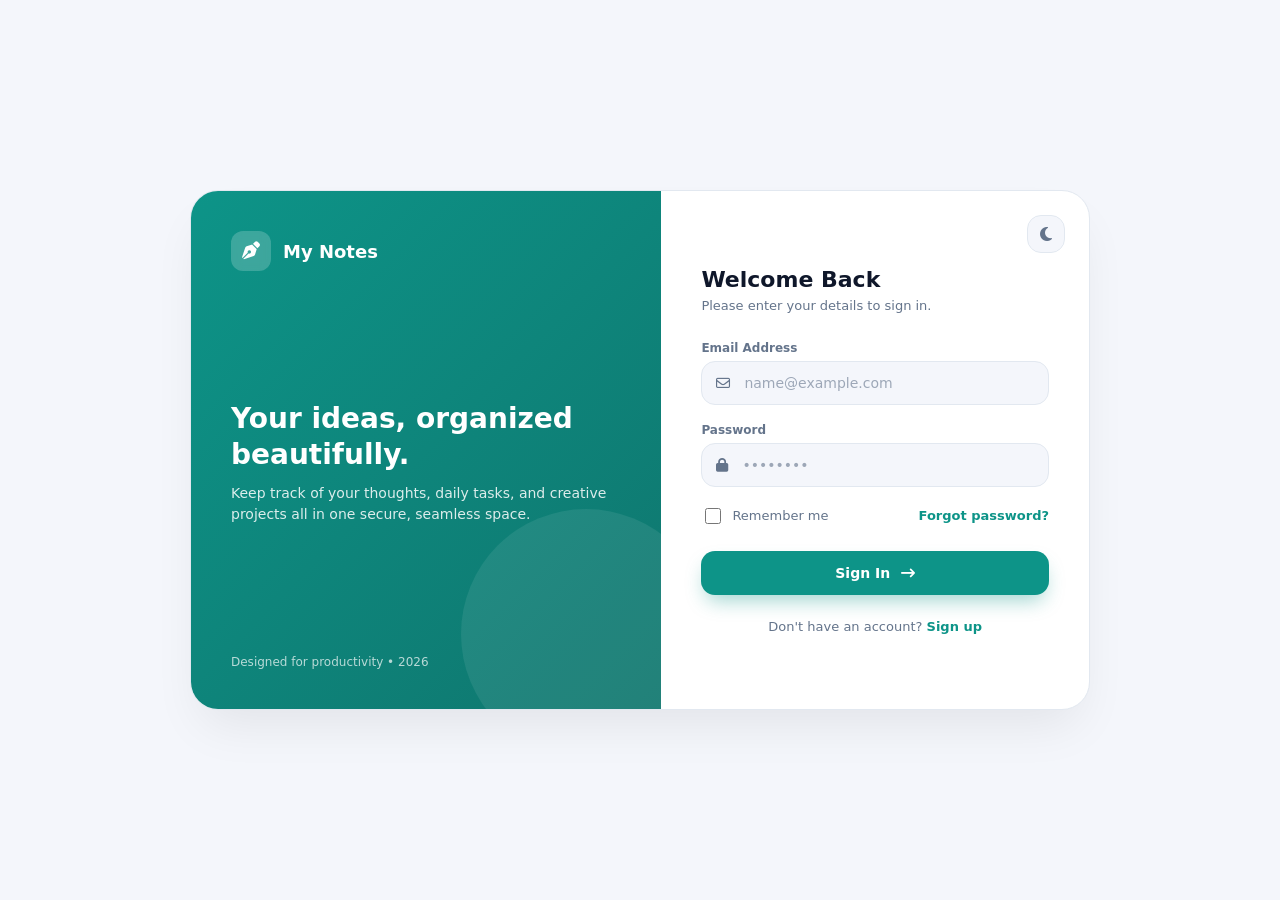
<file: index.html>
<!DOCTYPE html>
<html lang="en">
<head>
<meta charset="UTF-8">
<meta name="viewport" content="width=device-width, initial-scale=1.0">
<title>Sign in — My Notes</title>
<link rel="stylesheet" href="https://cdnjs.cloudflare.com/ajax/libs/font-awesome/6.5.2/css/all.min.css">
<style>
  :root{
    --bg-page:#f4f6fb;
    --bg-card:#ffffff;
    --text-main:#0f172a;
    --text-muted:#64748b;
    --border:#e2e8f0;
    --accent:#0d9488;
    --accent-hover:#0f766e;
    --accent-soft:#ccfbf1;
    --danger:#e11d48;
    --radius-xl:28px;
    --radius-md:14px;
  }

  [data-theme="dark"]{
    --bg-page:#090d16;
    --bg-card:#111827;
    --text-main:#f8fafc;
    --text-muted:#94a3b8;
    --border:#1f2937;
    --accent:#14b8a6;
    --accent-hover:#0d9488;
    --accent-soft:#134e4a;
  }

  *{ 
    box-sizing:border-box;
   }

  body{
    margin:0;
    min-height:100vh;
    display:flex;
    align-items:center;
    justify-content:center;
    font-family:"Inter", system-ui, -apple-system, sans-serif;
    background: var(--bg-page);
    color: var(--text-main);
    padding: 20px;
    transition: background 0.3s ease, color 0.3s ease;
  }

  .login-container {
    width: 900px;
    max-width: 100%;
    min-height: 520px;
    background: var(--bg-card);
    border-radius: var(--radius-xl);
    box-shadow: 0 25px 50px -12px rgba(0, 0, 0, 0.08);
    display: grid;
    grid-template-columns: 1.1fr 1fr;
    overflow: hidden;
    border: 1px solid var(--border);
    position: relative;
  }

  @media (max-width: 768px) {
    .login-container {
      grid-template-columns: 1fr;
      max-width: 420px;
    }
    .login-banner { display: none; }
  }

  .login-banner {
    background: linear-gradient(135deg, var(--accent), #0f766e);
    color: #fff;
    padding: 40px;
    display: flex;
    flex-direction: column;
    justify-content: space-between;
    position: relative;
    overflow: hidden;
  }

  .login-banner::after {
    content: '';
    position: absolute;
    width: 250px; height: 250px;
    background: rgba(255, 255, 255, 0.08);
    border-radius: 50%;
    bottom: -50px; right: -50px;
  }

  .banner-brand {
    display: flex;
    align-items: center;
    gap: 12px;
    font-weight: 700;
    font-size: 18px;
  }

  .banner-logo {
    width: 40px; height: 40px;
    background: rgba(255, 255, 255, 0.2);
    backdrop-filter: blur(5px);
    border-radius: 12px;
    display: flex; align-items: center; justify-content: center;
    font-size: 18px;
  }

  .banner-content h2 {
    font-size: 28px;
    line-height: 1.3;
    margin: 0 0 10px 0;
    font-weight: 800;
  }

  .banner-content p {
    font-size: 14px;
    opacity: 0.85;
    margin: 0;
    line-height: 1.5;
  }

  .banner-footer {
    font-size: 12px;
    opacity: 0.7;
  }

  .login-form-side {
    padding: 40px;
    display: flex;
    flex-direction: column;
    justify-content: center;
    position: relative;
  }

  .theme-toggle {
    position: absolute;
    top: 24px;
    right: 24px;
    width: 38px; height: 38px;
    border-radius: var(--radius-md);
    background: var(--bg-page);
    border: 1px solid var(--border);
    color: var(--text-muted);
    display: flex; align-items: center; justify-content: center;
    cursor: pointer;
    transition: all 0.2s ease;
  }
  .theme-toggle:hover { color: var(--accent); border-color: var(--accent); }

  .form-header {
    margin-bottom: 28px;
  }

  .form-header h1 {
    font-size: 22px;
    font-weight: 800;
    margin: 0 0 6px 0;
  }

  .form-header p {
    font-size: 13px;
    color: var(--text-muted);
    margin: 0;
  }

  .input-group {
    margin-bottom: 18px;
  }

  .input-group label {
    display: block;
    font-size: 12px;
    font-weight: 600;
    color: var(--text-muted);
    margin-bottom: 6px;
  }

  .input-wrapper {
    display: flex;
    align-items: center;
    gap: 12px;
    background: var(--bg-page);
    border: 1.5px solid var(--border);
    border-radius: var(--radius-md);
    padding: 12px 14px;
    transition: all 0.2s ease;
  }

  .input-wrapper i {
    color: var(--text-muted);
    font-size: 14px;
  }

  .input-wrapper input {
    flex: 1;
    border: none;
    background: transparent;
    outline: none;
    font-size: 14px;
    color: var(--text-main);
    font-family: inherit;
  }

  .input-wrapper input::placeholder {
    color: var(--text-muted);
    opacity: 0.6;
  }

  .input-wrapper:focus-within {
    border-color: var(--accent);
    background: var(--bg-card);
    box-shadow: 0 0 0 4px var(--accent-soft);
  }

  .input-group.has-error .input-wrapper {
    border-color: var(--danger);
  }

  .field-error {
    display: none;
    font-size: 12px;
    color: var(--danger);
    margin-top: 6px;
  }
  .field-error.show {
    display: block;
  }

  .form-actions {
    display: flex;
    align-items: center;
    justify-content: space-between;
    font-size: 13px;
    margin-bottom: 24px;
  }

  .remember-me {
    display: flex;
    align-items: center;
    gap: 8px;
    color: var(--text-muted);
    cursor: pointer;
    user-select: none;
  }

  .remember-me input {
    accent-color: var(--accent);
    width: 16px; height: 16px;
  }

  .forgot-password {
    color: var(--accent);
    text-decoration: none;
    font-weight: 600;
  }
  .forgot-password:hover { text-decoration: underline; }

  .submit-btn {
    width: 100%;
    padding: 14px;
    background: var(--accent);
    color: #fff;
    border: none;
    border-radius: var(--radius-md);
    font-size: 14px;
    font-weight: 700;
    font-family: inherit;
    cursor: pointer;
    box-shadow: 0 10px 20px -5px rgba(13, 148, 136, 0.4);
    transition: all 0.2s ease;
  }

  .submit-btn:hover {
    background: var(--accent-hover);
    transform: translateY(-1px);
  }

  .signup-prompt {
    text-align: center;
    margin-top: 24px;
    font-size: 13px;
    color: var(--text-muted);
  }

  .signup-prompt a {
    color: var(--accent);
    font-weight: 700;
    text-decoration: none;
  }
  .signup-prompt a:hover { text-decoration: underline; }

  .toast-wrap {
    position: fixed;
    bottom: 24px;
    left: 50%;
    transform: translateX(-50%);
    display: flex;
    flex-direction: column;
    gap: 10px;
    z-index: 200;
  }
  .toast {
    display: flex;
    align-items: center;
    gap: 10px;
    background: var(--bg-card);
    color: var(--text-main);
    border: 1px solid var(--border);
    padding: 12px 16px;
    border-radius: 12px;
    box-shadow: 0 10px 30px rgba(0,0,0,0.12);
    font-size: 13px;
  }
  .toast i { color: var(--danger); }
</style>
</head>
<body>

<div class="login-container">
  <div class="login-banner">
    <div class="banner-brand">
      <div class="banner-logo"><i class="fa-solid fa-pen-nib"></i></div>
      <span>My Notes</span>
    </div>
    <div class="banner-content">
      <h2>Your ideas, organized beautifully.</h2>
      <p>Keep track of your thoughts, daily tasks, and creative projects all in one secure, seamless space.</p>
    </div>
    <div class="banner-footer">
      <span>Designed for productivity &bull; 2026</span>
    </div>
  </div>


  <div class="login-form-side">
    <div class="theme-toggle" id="themeToggle" title="Toggle theme">
      <i class="fa-solid fa-moon" id="themeIcon"></i>
    </div>

    <div class="form-header" id="loginHeader">
      <h1>Welcome Back</h1>
      <p>Please enter your details to sign in.</p>
    </div>

    <div class="form-header" id="signupHeader" style="display:none;">
      <h1>Create Account</h1>
      <p>Fill in your details to get started.</p>
    </div>

    <form id="loginForm" action="app.html">
      <div class="input-group" id="emailGroup">
        <label for="emailInput">Email Address</label>
        <div class="input-wrapper">
          <i class="fa-regular fa-envelope"></i>
          <input type="email" id="emailInput" placeholder="name@example.com" required autocomplete="username">
        </div>
        <div class="field-error" id="emailError">Please enter a valid email address.</div>
      </div>

      <div class="input-group" id="passwordGroup">
        <label for="passwordInput">Password</label>
        <div class="input-wrapper">
          <i class="fa-solid fa-lock"></i>
          <input type="password" id="passwordInput" placeholder="••••••••" required autocomplete="current-password">
        </div>
        <div class="field-error" id="passwordError">Please enter your password.</div>
      </div>

      <div class="form-actions">
        <label class="remember-me">
          <input type="checkbox" id="rememberInput">
          Remember me
        </label>
        <a href="#" class="forgot-password">Forgot password?</a>
      </div>

      <button type="submit" class="submit-btn">
        Sign In <i class="fa-solid fa-arrow-right-long" style="margin-left: 6px;"></i>
      </button>
    </form>

    <form id="signupForm" style="display:none;">
      <div class="input-group" id="signupNameGroup">
        <label for="signupNameInput">Full Name</label>
        <div class="input-wrapper">
          <i class="fa-regular fa-user"></i>
          <input type="text" id="signupNameInput" placeholder="Your name" required autocomplete="name">
        </div>
        <div class="field-error" id="signupNameError">Please enter your name.</div>
      </div>

      <div class="input-group" id="signupEmailGroup">
        <label for="signupEmailInput">Email Address</label>
        <div class="input-wrapper">
          <i class="fa-regular fa-envelope"></i>
          <input type="email" id="signupEmailInput" placeholder="name@example.com" required autocomplete="username">
        </div>
        <div class="field-error" id="signupEmailError">Please enter a valid email address.</div>
      </div>

      <div class="input-group" id="signupPasswordGroup">
        <label for="signupPasswordInput">Password</label>
        <div class="input-wrapper">
          <i class="fa-solid fa-lock"></i>
          <input type="password" id="signupPasswordInput" placeholder="At least 6 characters" required autocomplete="new-password">
        </div>
        <div class="field-error" id="signupPasswordError">Password must be at least 6 characters.</div>
      </div>

      <button type="submit" class="submit-btn" style="margin-top:6px;">
        Create Account <i class="fa-solid fa-arrow-right-long" style="margin-left: 6px;"></i>
      </button>
    </form>

    <div class="signup-hint signup-prompt" id="toSignupPrompt">
      Don't have an account? <a href="#" id="showSignupLink">Sign up</a>
    </div>
    <div class="signup-hint signup-prompt" id="toLoginPrompt" style="display:none;">
      Already have an account? <a href="#" id="showLoginLink">Sign in</a>
    </div>
  </div>
</div>

<div class="toast-wrap" id="toastWrap"></div>

<script>
const loginForm = document.getElementById("loginForm");
const emailInput = document.getElementById("emailInput");
const passwordInput = document.getElementById("passwordInput");
const emailGroup = document.getElementById("emailGroup");
const passwordGroup = document.getElementById("passwordGroup");
const emailError = document.getElementById("emailError");
const passwordError = document.getElementById("passwordError");
const toastWrap = document.getElementById("toastWrap");

const signupForm = document.getElementById("signupForm");
const signupNameInput = document.getElementById("signupNameInput");
const signupEmailInput = document.getElementById("signupEmailInput");
const signupPasswordInput = document.getElementById("signupPasswordInput");
const signupNameGroup = document.getElementById("signupNameGroup");
const signupEmailGroup = document.getElementById("signupEmailGroup");
const signupPasswordGroup = document.getElementById("signupPasswordGroup");
const signupNameError = document.getElementById("signupNameError");
const signupEmailError = document.getElementById("signupEmailError");
const signupPasswordError = document.getElementById("signupPasswordError");

const loginHeader = document.getElementById("loginHeader");
const signupHeader = document.getElementById("signupHeader");
const toSignupPrompt = document.getElementById("toSignupPrompt");
const toLoginPrompt = document.getElementById("toLoginPrompt");
const showSignupLink = document.getElementById("showSignupLink");
const showLoginLink = document.getElementById("showLoginLink");

const USERS_KEY = "myNotesUsers";

function showToast(message) {
  const toast = document.createElement("div");
  toast.className = "toast";
  toast.innerHTML = '<i class="fa-solid fa-circle-exclamation"></i><span>' + message + "</span>";
  toastWrap.appendChild(toast);
  setTimeout(() => toast.remove(), 2200);
}

function isValidEmail(value) {
  return /^[^\s@]+@[^\s@]+\.[^\s@]+$/.test(value);
}

function getUsers() {
  try {
    return JSON.parse(localStorage.getItem(USERS_KEY)) || {};
  } catch (e) {
    return {};
  }
}

function saveUsers(users) {
  localStorage.setItem(USERS_KEY, JSON.stringify(users));
}

function setFieldError(group, errorEl, isError, message) {
  if (message) errorEl.textContent = message;
  group.classList.toggle("has-error", isError);
  errorEl.classList.toggle("show", isError);
}

function switchToSignup() {
  loginForm.style.display = "none";
  loginHeader.style.display = "none";
  toSignupPrompt.style.display = "none";

  signupForm.style.display = "block";
  signupHeader.style.display = "block";
  toLoginPrompt.style.display = "block";
}

function switchToLogin(prefillEmail) {
  signupForm.style.display = "none";
  signupHeader.style.display = "none";
  toLoginPrompt.style.display = "none";

  loginForm.style.display = "block";
  loginHeader.style.display = "block";
  toSignupPrompt.style.display = "block";

  if (prefillEmail) {
    emailInput.value = prefillEmail;
    passwordInput.value = "";
    passwordInput.focus();
  }
}

showSignupLink.addEventListener("click", (event) => {
  event.preventDefault();
  switchToSignup();
});

showLoginLink.addEventListener("click", (event) => {
  event.preventDefault();
  switchToLogin();
});

signupForm.addEventListener("submit", (event) => {
  event.preventDefault();

  const name = signupNameInput.value.trim();
  const email = signupEmailInput.value.trim().toLowerCase();
  const password = signupPasswordInput.value;
  let hasError = false;

  setFieldError(signupNameGroup, signupNameError, !name);
  if (!name) hasError = true;

  const validEmail = isValidEmail(email);
  setFieldError(signupEmailGroup, signupEmailError, !validEmail,
    "Please enter a valid email address.");
  if (!validEmail) hasError = true;

  const validPassword = password.length >= 6;
  setFieldError(signupPasswordGroup, signupPasswordError, !validPassword,
    "Password must be at least 6 characters.");
  if (!validPassword) hasError = true;

  if (hasError) {
    showToast("Check the highlighted fields");
    return;
  }

  const users = getUsers();
  if (users[email]) {
    setFieldError(signupEmailGroup, signupEmailError, true,
      "An account with this email already exists.");
    showToast("Account already exists — try signing in");
    return;
  }

  users[email] = { name, password };
  saveUsers(users);

  signupForm.reset();
  showToast("Account created! Please sign in.");
  switchToLogin(email);
});

[signupNameInput, signupEmailInput, signupPasswordInput].forEach((input) => {
  input.addEventListener("input", () => {
    const group = input.closest(".input-group");
    const error = group.querySelector(".field-error");
    group.classList.remove("has-error");
    error.classList.remove("show");
  });
});
loginForm.addEventListener("submit", (event) => {
  event.preventDefault();

  const email = emailInput.value.trim().toLowerCase();
  const password = passwordInput.value;
  let hasError = false;

  if (!isValidEmail(email)) {
    setFieldError(emailGroup, emailError, true, "Please enter a valid email address.");
    hasError = true;
  } else {
    setFieldError(emailGroup, emailError, false);
  }

  if (!password) {
    setFieldError(passwordGroup, passwordError, true, "Please enter your password.");
    hasError = true;
  } else {
    setFieldError(passwordGroup, passwordError, false);
  }

  if (hasError) {
    showToast("Check the highlighted fields");
    return;
  }

  const users = getUsers();
  const account = users[email];

  if (!account) {
    setFieldError(emailGroup, emailError, true,
      "No account found with this email. Please sign up first.");
    showToast("No account found — sign up first");
    return;
  }

  if (account.password !== password) {
    setFieldError(passwordGroup, passwordError, true, "Incorrect password.");
    showToast("Incorrect password");
    return;
  }

  if (document.getElementById("rememberInput").checked) {
    localStorage.setItem("myNotesRememberedEmail", email);
  } else {
    localStorage.removeItem("myNotesRememberedEmail");
  }

  localStorage.setItem("myNotesCurrentUser", JSON.stringify({
    name: account.name,
    email: email
  }));

  window.location.href = "app.html";
});

emailInput.addEventListener("input", () => {
  setFieldError(emailGroup, emailError, false);
});
passwordInput.addEventListener("input", () => {
  setFieldError(passwordGroup, passwordError, false);
});

const rememberedEmail = localStorage.getItem("myNotesRememberedEmail");
if (rememberedEmail) {
  emailInput.value = rememberedEmail;
  document.getElementById("rememberInput").checked = true;
}

const THEME_KEY = "myNotesTheme";
const themeToggle = document.getElementById("themeToggle");
const themeIcon = document.getElementById("themeIcon");

function applyTheme(theme) {
  document.documentElement.setAttribute("data-theme", theme);
  themeIcon.className = theme === "dark" ? "fa-solid fa-sun" : "fa-solid fa-moon";
}

const savedTheme = localStorage.getItem(THEME_KEY)
  || (window.matchMedia("(prefers-color-scheme: dark)").matches ? "dark" : "light");
applyTheme(savedTheme);

themeToggle.addEventListener("click", () => {
  const current = document.documentElement.getAttribute("data-theme");
  const next = current === "dark" ? "light" : "dark";
  applyTheme(next);
  localStorage.setItem(THEME_KEY, next);
});
</script>
</body>
</html>
</file>
<file: style.css>
:root {
  --bg-page: #eef0f7;
  --bg-shell: #f6f7fb;
  --bg-sidebar: #ffffff;
  --bg-card: #ffffff;
  --bg-header: #ffffff;
  --text-main: #1f2430;
  --text-muted: #8a8fa3;
  --text-faint: #b3b7c7;

  --border: #eceef5;
  --shadow: 0 10px 30px rgba(31, 36, 48, 0.06);
  --shadow-sm: 0 4px 14px rgba(31, 36, 48, 0.05);
  --accent: #1f9d8b;
  --accent-soft: #e4f5f1;

  --radius-md: 16px;

  --note-lavender: #eef3fb;
  --note-lavender-tag: #cfe0f7;
  --note-mint: #e6f7ee;
  --note-mint-tag: #bdeccf;
  --note-pink: #fdeaf1;
  --note-pink-tag: #f7c9dc;
  --note-blue: #e7f6f4;
  --note-blue-tag: #bfe8e2;
  --note-peach: #fdf1e6;
  --note-peach-tag: #f7dcb8;
}

[data-theme="dark"] {
  --bg-page: #14151c;
  --bg-shell: #181a22;
  --bg-sidebar: #1c1e28;
  --bg-card: #20222e;
  --bg-header: #1c1e28;

  --text-main: #eef0f7;
  --text-muted: #9296ab;
  --text-faint: #5b5f73;

  --border: #2a2c3a;
  --shadow: 0 10px 30px rgba(0, 0, 0, 0.35);
  --shadow-sm: 0 4px 14px rgba(0, 0, 0, 0.3);

  --accent: #35b3a0;
  --accent-soft: #1c3733;

  --note-lavender: #1f2733;
  --note-lavender-tag: #345178;
  --note-mint: #1f2c28;
  --note-mint-tag: #356249;
  --note-pink: #2e2230;
  --note-pink-tag: #6b3c56;
  --note-blue: #1b2e2c;
  --note-blue-tag: #2f6a5f;
  --note-peach: #2c2620;
  --note-peach-tag: #7a5a2f;
}

* {
  box-sizing: border-box;
}

body {
  margin: 0;
  font-family: "Inter", "Segoe UI", -apple-system, BlinkMacSystemFont, sans-serif;
  background: var(--bg-page);
  color: var(--text-main);
}
.app-shell {
  max-width: 1400px;
  margin: 24px auto;
  min-height: 88vh;
  display: flex;
  overflow: hidden;
  background: var(--bg-shell);
  border-radius: 28px;
  box-shadow: var(--shadow);
}

.icon-btn,
.note-icon-btn {
  display: flex;
  align-items: center;
  justify-content: center;
  border-radius: 12px;
  color: var(--text-muted);
}

.field input[type="text"],
.field textarea,
.field select {
  width: 100%;
  border: 1px solid var(--border);
  background: var(--bg-shell);
  color: var(--text-main);
  border-radius: 10px;
  padding: 10px 12px;
  font-size: 13.5px;
  font-family: inherit;
  outline: none;
}

.field input:focus,
.field textarea:focus,
.field select:focus {
  border-color: var(--accent);
}

.btn-primary,
.btn-ghost {
  display: flex;
  align-items: center;
  gap: 8px;
  padding: 10px 16px;
  border-radius: 12px;
  font-size: 13.5px;
  font-weight: 600;
  font-family: inherit;
}
.sidebar {
  width: 250px;
  display: flex;
  flex-direction: column;
  padding: 22px 18px;
  background: var(--bg-sidebar);
  border-right: 1px solid var(--border);
}

.brand {
  display: flex;
  align-items: center;
  gap: 10px;
  padding: 4px 6px 22px 6px;
}

.brand-mark {
  width: 34px;
  height: 34px;
  border-radius: 10px;
  display: flex;
  align-items: center;
  justify-content: center;
  background: linear-gradient(135deg, #2bbfa8, #1f9d8b);
  color: #fff;
  font-weight: 700;
  font-size: 15px;
}

.brand-name {
  font-weight: 700;
  font-size: 20px;
}

.welcome {
  padding: 4px 6px 20px 6px;
  margin-bottom: 16px;
  border-bottom: 1px solid var(--border);
}

.welcome-label {
  font-size: 12px;
  color: var(--text-muted);
}

.welcome-name {
  font-size: 15px;
  font-weight: 600;
  margin-top: 2px;
}

.nav-group {
  margin-bottom: 16px;
}

.nav-group-title {
  padding: 0 10px 8px 10px;
  font-size: 11px;
  font-weight: 700;
  color: var(--text-faint);
}

.nav-item {
  display: flex;
  align-items: center;
  justify-content: space-between;
  gap: 10px;
  margin-bottom: 2px;
  padding: 9px 10px;
  border-radius: 10px;
  font-size: 13.5px;
  font-weight: 500;
  color: var(--text-muted);
  user-select: none;
}

.nav-item .nav-left {
  display: flex;
  align-items: center;
  gap: 10px;
}

.nav-item:hover {
  background: var(--bg-shell);
  color: var(--text-main);
}

.nav-item.active {
  background: var(--accent-soft);
  color: var(--accent);
  font-weight: 600;
}

.nav-count {
  padding: 1px 7px;
  border-radius: 20px;
  font-size: 11px;
  font-weight: 600;
  background: var(--bg-shell);
  color: var(--text-muted);
}

.nav-item.active .nav-count {
  background: #fff;
  color: var(--accent);
}

.sidebar-spacer {
  flex: 1;
}

.sidebar-bottom .nav-item {
  color: var(--text-muted);
}

.user-card {
  display: flex;
  align-items: center;
  gap: 10px;
  margin-top: 14px;
  padding: 10px;
  border-radius: 14px;
  background: var(--bg-shell);
}

.user-avatar {
  width: 34px;
  height: 34px;
  border-radius: 50%;
  display: flex;
  align-items: center;
  justify-content: center;
  background: linear-gradient(135deg, #ffb199, #ff7a94);
  color: #fff;
  font-weight: 700;
  font-size: 13px;
}

.user-info-name {
  font-size: 13px;
  font-weight: 600;
}

.user-info-email {
  font-size: 11px;
  color: var(--text-muted);
}
.main {
  flex: 1;
  min-width: 0;
  display: flex;
  flex-direction: column;
}

.topbar {
  display: flex;
  align-items: center;
  gap: 16px;
  padding: 22px 28px;
  background: var(--bg-header);
  border-bottom: 1px solid var(--border);
}

.search-box {
  width: 500px;
  display: flex;
  gap: 8px;
  align-items: center;
  padding: 10px 14px;
  border: 1px solid var(--border);
  border-radius: 12px;
  background: var(--bg-shell);
  color: var(--text-muted);
}

.search-box input {
  width: 100%;
  border: none;
  background: transparent;
  outline: none;
  font-size: 13.5px;
  font-family: inherit;
  color: var(--text-main);
}

.search-box input::placeholder {
  color: var(--text-faint);
}

.topbar-spacer {
  flex: 1;
}

.icon-btn {
  width: 38px;
  height: 38px;
  flex-shrink: 0;
  border: 1px solid var(--border);
  background: var(--bg-shell);
}

.icon-btn:hover {
  color: var(--accent);
  border-color: var(--accent);
}
.content {
  padding: 26px 28px 32px 28px;
}

.content-head {
  display: flex;
  align-items: flex-end;
  justify-content: space-between;
  flex-wrap: wrap;
  gap: 14px;
  margin-bottom: 22px;
}

.content-title {
  font-size: 22px;
  font-weight: 700;
  letter-spacing: -0.01em;
}

.content-sub {
  font-size: 13px;
  color: var(--text-muted);
  margin-top: 4px;
}

.head-actions {
  display: flex;
  align-items: center;
  gap: 10px;
}

.select-sort {
  padding: 9px 12px;
  border: 1px solid var(--border);
  border-radius: 10px;
  background: var(--bg-shell);
  color: var(--text-main);
  font-size: 13px;
  outline: none;
}

.select-sort:hover {
  border-color: var(--accent);
}

.btn-primary {
  border: none;
  background: var(--accent);
  color: #fff;
  box-shadow: 0 8px 18px rgba(31, 157, 139, 0.28);
}

.btn-primary:hover {
  opacity: 0.92;
}

.chip-row {
  display: flex;
  gap: 8px;
  flex-wrap: wrap;
  margin-bottom: 22px;
}

.chip {
  padding: 7px 14px;
  border-radius: 20px;
  border: 1px solid var(--border);
  background: var(--bg-card);
  font-size: 12.5px;
  font-weight: 600;
  color: var(--text-muted);
}

.chip.active {
  background: var(--accent);
  color: #fff;
  border-color: var(--accent);
}

.notes-grid {
  columns: 4 260px;
  column-gap: 18px;
}

@media (max-width: 1200px) {
  .notes-grid { columns: 3 240px; }
}

@media (max-width: 820px) {
  .notes-grid { columns: 2 220px; }
}

@media (max-width: 560px) {
  .notes-grid { columns: 1; }
}

.note-card {
  break-inside: avoid;
  position: relative;
  margin-bottom: 18px;
  padding: 16px 16px 14px 16px;
  border: 1px solid transparent;
  border-radius: var(--radius-md);
  box-shadow: var(--shadow-sm);
  cursor: default;
  transition: transform 0.15s ease, box-shadow 0.15s ease;
}

.note-card:hover {
  transform: translateY(-2px);
  box-shadow: var(--shadow);
}

/* .note-card.cat-study    { background: var(--note-blue); }
.note-card.cat-projects { background: var(--note-lavender); }
.note-card.cat-ideas    { background: var(--note-peach); }
.note-card.cat-personal { background: var(--note-pink); }
.note-card.cat-general  { background: var(--note-mint); }

.cat-study .note-tag    { background: var(--note-blue-tag); }
.cat-projects .note-tag { background: var(--note-lavender-tag); }
.cat-ideas .note-tag    { background: var(--note-peach-tag); }
.cat-personal .note-tag { background: var(--note-pink-tag); }
.cat-general .note-tag  { background: var(--note-mint-tag); } */

.note-top {
  display: flex;
  align-items: center;
  justify-content: space-between;
  margin-bottom: 10px;
}

.note-tag {
  padding: 4px 10px;
  border-radius: 20px;
  font-size: 10.5px;
  font-weight: 700;
  letter-spacing: 0.02em;
  color: var(--text-main);
}

.note-actions {
  display: flex;
  gap: 4px;
}

.note-icon-btn {
  width: 26px;
  height: 26px;
  background: rgba(255, 255, 255, 0.5);
}

[data-theme="dark"] .note-icon-btn {
  background: rgba(255, 255, 255, 0.06);
}

.note-icon-btn:hover {
  color: var(--text-main);
}

.note-icon-btn svg {
  width: 14px;
  height: 14px;
}

.note-icon-btn.on { color: #e0a913; }
.note-icon-btn.on svg { fill: #e0a913; }
.note-icon-btn.fav-on { color: #ff5d8f; }
.note-icon-btn.fav-on svg { fill: #ff5d8f; }

.note-title {
  font-size: 14.5px;
  font-weight: 700;
  margin-bottom: 6px;
  line-height: 1.35;
}

.note-body {
  font-size: 12.5px;
  line-height: 1.55;
  margin-bottom: 14px;
  color: var(--text-muted);
  white-space: pre-wrap;
  word-break: break-word;
}
 
.task-card-content {
  margin-bottom: 14px;
  counter-reset: task-item;
}
 
.task-text-item {
  font-size: 12.5px;
  line-height: 1.55;
  color: var(--text-muted);
  word-break: break-word;
  margin-bottom: 4px;
  counter-increment: task-item;
}
 
.task-text-item::before {
  content: counter(task-item) ". ";
  font-weight: 700;
  color: var(--text-muted);
}
 
.note-foot {
  display: flex;
  align-items: center;
  justify-content: space-between;
  padding-top: 10px;
  border-top: 1px solid rgba(0, 0, 0, 0.06);
}

[data-theme="dark"] .note-foot {
  border-top: 1px solid rgba(255, 255, 255, 0.08);
}

.note-date {
  display: flex;
  align-items: center;
  gap: 5px;
  font-size: 11px;
  color: var(--text-muted);
}

.note-del {
  display: flex;
  align-items: center;
  color: var(--text-faint);
}

.note-del:hover {
  color: #e5484d;
}

.note-del svg {
  width: 15px;
  height: 15px;
}

.empty-state {
  text-align: center;
  padding: 70px 20px;
  color: var(--text-muted);
}

.empty-state svg {
  width: 46px;
  height: 46px;
  margin-bottom: 14px;
  color: var(--text-faint);
}

.empty-state h3 {
  margin: 0 0 6px 0;
  font-size: 16px;
  color: var(--text-main);
}

.empty-state p {
  margin: 0;
  font-size: 13px;
}
.modal-overlay {
  position: fixed;
  inset: 0;
  z-index: 100;
  display: flex;
  align-items: center;
  justify-content: center;
  background: rgba(15, 16, 22, 0.45);
  opacity: 0;
  pointer-events: none;
  transition: opacity 0.18s ease;
}

.modal-overlay.open {
  opacity: 1;
  pointer-events: auto;
}

.modal {
  width: 480px;
  max-width: 92vw;
  padding: 22px;
  background: var(--bg-card);
  border-radius: 20px;
  box-shadow: var(--shadow);
  transform: translateY(10px);
  transition: transform 0.18s ease;
}

.modal-overlay.open .modal {
  transform: translateY(0);
}

.modal-head {
  display: flex;
  align-items: center;
  justify-content: space-between;
  margin-bottom: 16px;
}

.modal-head h3 {
  margin: 0;
  font-size: 16px;
}

.modal-close {
  width: 30px;
  height: 30px;
  display: flex;
  align-items: center;
  justify-content: center;
  border-radius: 8px;
  cursor: pointer;
  color: var(--text-muted);
}

.modal-close:hover {
  background: var(--bg-shell);
}

.field {
  margin-bottom: 14px;
}

.field label {
  display: block;
  margin-bottom: 6px;
  font-size: 12px;
  font-weight: 600;
  color: var(--text-muted);
}

.field textarea {
  min-height: 110px;
  line-height: 1.5;
}

.field-row {
  display: flex;
  gap: 12px;
}

.field-row .field {
  flex: 1;
}

.modal-actions {
  display: flex;
  justify-content: flex-end;
  gap: 10px;
  margin-top: 6px;
}

.btn-ghost {
  border: 1px solid var(--border);
  background: transparent;
  color: var(--text-main);
}

.btn-ghost:hover {
  background: var(--bg-shell);
}

.toast-wrap {
  position: fixed;
  bottom: 24px;
  right: 24px;
  z-index: 200;
  display: flex;
  flex-direction: column;
  gap: 10px;
}

.toast {
  min-width: 220px;
  display: flex;
  align-items: center;
  gap: 10px;
  padding: 12px 16px;
  border: 1px solid var(--border);
  border-radius: 12px;
  background: var(--bg-card);
  color: var(--text-main);
  box-shadow: var(--shadow);
  font-size: 13px;
  animation: toastIn 0.2s ease;
}
/* @keyframes toastIn {
  from { opacity: 0; transform: translateY(8px); }
  to { opacity: 1; transform: translateY(0); }
} */
.menu-btn {
  display: none;
}

@media (max-width: 900px) {
  .app-shell {
    margin: 0;
    border-radius: 0;
    min-height: 100vh;
  }

  .sidebar {
    position: fixed;
    top: 0;
    left: 0;
    bottom: 0;
    z-index: 90;
    transform: translateX(-100%);
    box-shadow: var(--shadow);
    transition: transform 0.2s ease;
  }

  .sidebar.open {
    transform: translateX(0);
  }

  .menu-btn {
    display: flex;
  }

  .topbar {
    padding: 16px;
  }

  .content {
    padding: 18px;
  }
}

.motivation-banner {
  background: var(--bg-card);
  color: var(--text-main);
  border: 1px solid var(--border);
  padding: 12px 18px;
  border-radius: 0px 12px 12px 12px;
  margin: 15px 0 25px 0;
  font-size: 14px;
  box-shadow: var(--shadow-sm);
  animation: messageAppear 0.4s ease-in-out;
  position: relative;
  width: 100%;
  max-width: 650px;
}

@keyframes messageAppear {
  from { opacity: 0; transform: translateY(6px); }
  to { opacity: 1; transform: translateY(0); }
}
.note-card.custom-bg-lavender { background: var(--note-lavender); }
.note-card.custom-bg-mint     { background: var(--note-mint); }
.note-card.custom-bg-pink     { background: var(--note-pink); }
.note-card.custom-bg-blue     { background: var(--note-blue); }
.note-card.custom-bg-peach    { background: var(--note-peach); }

.custom-bg-lavender .note-tag { background: var(--note-lavender-tag); }
.custom-bg-mint .note-tag     { background: var(--note-mint-tag); }
.custom-bg-pink .note-tag     { background: var(--note-pink-tag); }
.custom-bg-blue .note-tag     { background: var(--note-blue-tag); }
.custom-bg-peach .note-tag    { background: var(--note-peach-tag); }

.color-picker-row {
  display: flex;
  gap: 10px;
  align-items: center;
  margin-top: 6px;
}

.color-dot {
  width: 28px;
  height: 28px;
  border-radius: 50%;
  cursor: pointer;
  border: 2px solid transparent;
  transition: transform 0.15s ease, border-color 0.15s ease;
  box-shadow: var(--shadow-sm);
}

.color-dot:hover {
  transform: scale(1.1);
}

.color-dot.selected {
  border-color: var(--text-main);
  transform: scale(1.15);
}
.task-progress-section {
  margin-top: 12px;
  padding-top: 10px;
  border-top: 1px solid rgba(0, 0, 0, 0.06);
}

.task-progress-info {
  display: flex;
  justify-content: space-between;
  align-items: center;
  font-size: 11px;
  color: var(--text-muted);
  margin-bottom: 8px;
  font-weight: 100;
}

.task-dots-row {
  display: flex;
  justify-content: space-between;
  align-items: center;
  gap: 6px;
  width: 100%;
}

.interactive-dot {
  flex: 1;
  height: 8px;
  border-radius: 4px;
  background-color: rgba(0, 0, 0, 0.08);
  cursor: pointer;
  transition: all 0.25s ease;
}

.interactive-dot:hover {
  transform: scaleY(1.3);
  background-color: var(--accent);
  opacity: 0.6;
}

.interactive-dot.active-dot {
  background-color: var(--accent);
  box-shadow: 0 0 4px var(--accent);
  opacity: 1;
}
</file>
